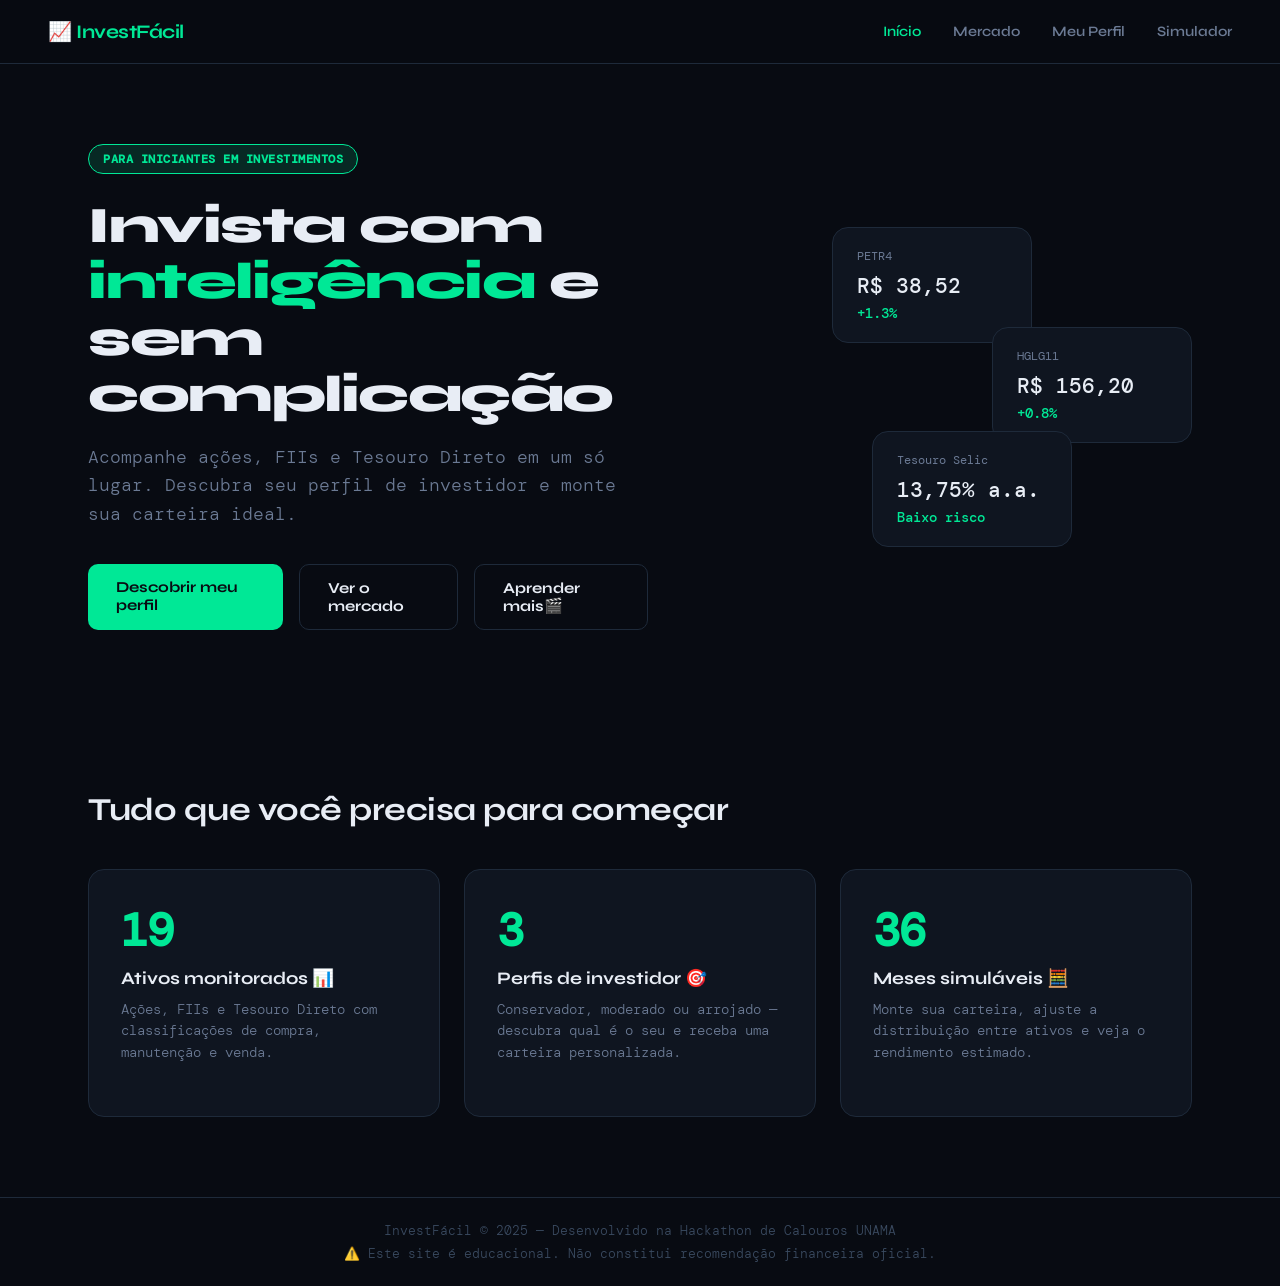
<file: frontend/index.html>
<!DOCTYPE html>
<html lang="pt-br">

<head>
    <meta charset="UTF-8">
    <meta name="viewport" content="width=device-width, initial-scale=1.0">
    <title>InvestFácil — Invista com Confiança</title>
    <link rel="preconnect" href="https://fonts.googleapis.com">
    <link
        href="https://fonts.googleapis.com/css2?family=Syne:wght@400;600;700;800&family=DM+Mono:wght@300;400;500&display=swap"
        rel="stylesheet">
    <link rel="stylesheet" href="css/style.css">
</head>

<body>

    <nav class="navbar">
        <a href="index.html" class="nav-logo">📈 InvestFácil</a>
        <div class="nav-links">
            <a href="index.html" class="active">Início</a>
            <a href="dashboard.html">Mercado</a>
            <a href="perfil.html">Meu Perfil</a>
            <a href="simulador.html">Simulador</a>
        </div>
    </nav>

    <section class="hero">
        <div class="hero-content">
            <span class="badge">Para iniciantes em investimentos</span>
            <h1>Invista com <span class="highlight">inteligência</span> e sem complicação</h1>
            <p>Acompanhe ações, FIIs e Tesouro Direto em um só lugar. Descubra seu perfil de investidor e monte sua
                carteira ideal.</p>
            <div class="hero-buttons">
                <a href="perfil.html" class="btn-primary">Descobrir meu perfil</a>
                <a href="dashboard.html" class="btn-secondary">Ver o mercado</a>
                <a href="https://www.youtube.com/watch?v=qpTVQ616wok" target="_blank" class="btn-secondary"> Aprender mais🎬
                    </a>
            </div>
        </div>
        <div class="hero-visual">
            <div class="card-float">
                <div class="card-float-label">PETR4</div>
                <div class="card-float-value">R$ 38,52</div>
                <div class="card-float-change positive">+1.3%</div>
            </div>
            <div class="card-float card-float-2">
                <div class="card-float-label">HGLG11</div>
                <div class="card-float-value">R$ 156,20</div>
                <div class="card-float-change positive">+0.8%</div>
            </div>
            <div class="card-float card-float-3">
                <div class="card-float-label">Tesouro Selic</div>
                <div class="card-float-value">13,75% a.a.</div>
                <div class="card-float-change positive">Baixo risco</div>
            </div>
        </div>
    </section>

    <section class="features">
        <h2>Tudo que você precisa para começar</h2>
        <div class="features-grid">
            <div class="feature-card">
                <div class="feature-stat">19</div>
                <h3>Ativos monitorados 📊</h3>
                <p>Ações, FIIs e Tesouro Direto com classificações de compra, manutenção e venda.</p>
            </div>
            <div class="feature-card">
                <div class="feature-stat">3</div>
                <h3>Perfis de investidor 🎯</h3>
                <p>Conservador, moderado ou arrojado — descubra qual é o seu e receba uma carteira personalizada.</p>
            </div>
            <div class="feature-card">
                <div class="feature-stat">36</div>
                <h3>Meses simuláveis 🧮</h3>
                <p>Monte sua carteira, ajuste a distribuição entre ativos e veja o rendimento estimado.</p>
            </div>
        </div>
    </section>

    <footer class="footer">
        <p>InvestFácil © 2025 — Desenvolvido na Hackathon de Calouros UNAMA</p>
        <p class="footer-disclaimer">⚠️ Este site é educacional. Não constitui recomendação financeira oficial.</p>
    </footer>

</body>

</html>
</file>
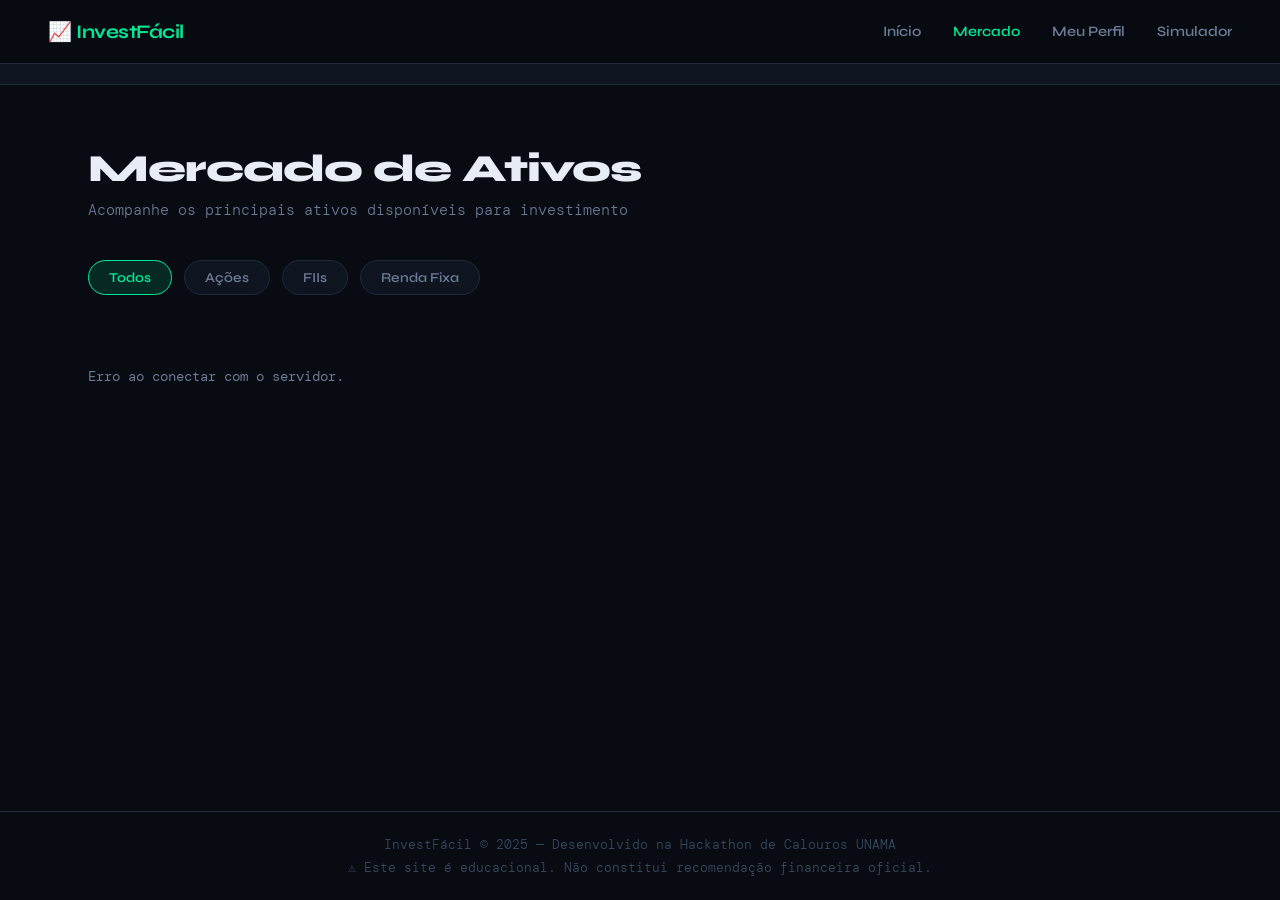
<file: frontend/dashboard.html>
<!DOCTYPE html>
<html lang="pt-br">

<head>
    <meta charset="UTF-8">
    <meta name="viewport" content="width=device-width, initial-scale=1.0">
    <title>InvestFácil — Mercado</title>
    <link rel="preconnect" href="https://fonts.googleapis.com">
    <link
        href="https://fonts.googleapis.com/css2?family=Syne:wght@400;600;700;800&family=DM+Mono:wght@300;400;500&display=swap"
        rel="stylesheet">
    <link rel="stylesheet" href="css/style.css">
</head>

<body>

    <nav class="navbar">
        <a href="index.html" class="nav-logo">📈 InvestFácil</a>
        <div class="nav-links">
            <a href="index.html">Início</a>
            <a href="dashboard.html" class="active">Mercado</a>
            <a href="perfil.html">Meu Perfil</a>
            <a href="simulador.html">Simulador</a>
        </div>
    </nav>
    <div class="indices-bar">
        <div id="indices-container" class="indices-container">
            Carregando índices...
        </div>
    </div>
    <main class="page-content">
        <div class="page-header">
            <h1>Mercado de Ativos</h1>
            <p>Acompanhe os principais ativos disponíveis para investimento</p>
        </div>

        <div class="filter-bar">
            <button class="filter-btn active" onclick="filtrar('todos')">Todos</button>
            <button class="filter-btn" onclick="filtrar('ação')">Ações</button>
            <button class="filter-btn" onclick="filtrar('FII')">FIIs</button>
            <button class="filter-btn" onclick="filtrar('renda_fixa')">Renda Fixa</button>
        </div>

        <div id="loading" class="loading-state">Carregando ativos...</div>
        <div id="lista-ativos" class="ativos-grid"></div>
    </main>

    <footer class="footer">
        <p>InvestFácil © 2025 — Desenvolvido na Hackathon de Calouros UNAMA</p>
        <p class="footer-disclaimer">⚠️ Este site é educacional. Não constitui recomendação financeira oficial.</p>
    </footer>

    <script src="js/dashboard.js"></script>
</body>

</html>
</file>
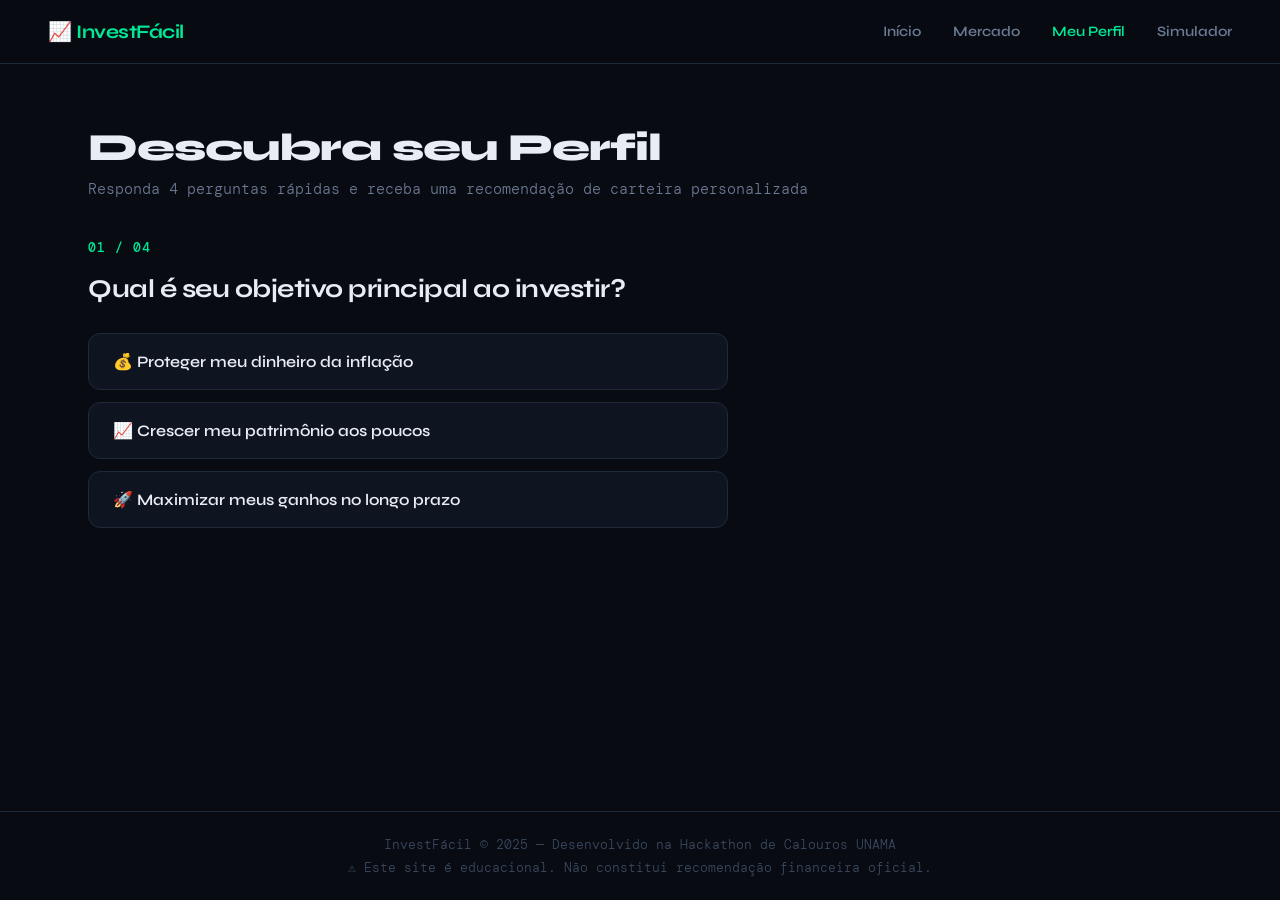
<file: frontend/perfil.html>
<!DOCTYPE html>
<html lang="pt-br">
<head>
    <meta charset="UTF-8">
    <meta name="viewport" content="width=device-width, initial-scale=1.0">
    <title>InvestFácil — Meu Perfil</title>
    <link rel="preconnect" href="https://fonts.googleapis.com">
    <link href="https://fonts.googleapis.com/css2?family=Syne:wght@400;600;700;800&family=DM+Mono:wght@300;400;500&display=swap" rel="stylesheet">
    <link rel="stylesheet" href="css/style.css">
</head>
<body>

    <nav class="navbar">
        <a href="index.html" class="nav-logo">📈 InvestFácil</a>
        <div class="nav-links">
            <a href="index.html">Início</a>
            <a href="dashboard.html">Mercado</a>
            <a href="perfil.html" class="active">Meu Perfil</a>
            <a href="simulador.html">Simulador</a>
        </div>
    </nav>

    <main class="page-content">
        <div class="page-header">
            <h1>Descubra seu Perfil</h1>
            <p>Responda 4 perguntas rápidas e receba uma recomendação de carteira personalizada</p>
        </div>

        <div id="questionario" class="questionario">

            <div class="pergunta" id="perg-1">
                <div class="pergunta-numero">01 / 04</div>
                <h2>Qual é seu objetivo principal ao investir?</h2>
                <div class="opcoes">
                    <button class="opcao-btn" onclick="responder(1, 'conservador')">💰 Proteger meu dinheiro da inflação</button>
                    <button class="opcao-btn" onclick="responder(1, 'moderado')">📈 Crescer meu patrimônio aos poucos</button>
                    <button class="opcao-btn" onclick="responder(1, 'arrojado')">🚀 Maximizar meus ganhos no longo prazo</button>
                </div>
            </div>

            <div class="pergunta hidden" id="perg-2">
                <div class="pergunta-numero">02 / 04</div>
                <h2>Se seus investimentos caíssem 20% em um mês, o que faria?</h2>
                <div class="opcoes">
                    <button class="opcao-btn" onclick="responder(2, 'conservador')">😨 Venderia tudo para parar de perder</button>
                    <button class="opcao-btn" onclick="responder(2, 'moderado')">😐 Esperaria a recuperação sem mexer</button>
                    <button class="opcao-btn" onclick="responder(2, 'arrojado')">😎 Aproveitaria para comprar mais barato</button>
                </div>
            </div>

            <div class="pergunta hidden" id="perg-3">
                <div class="pergunta-numero">03 / 04</div>
                <h2>Por quanto tempo você pretende deixar o dinheiro investido?</h2>
                <div class="opcoes">
                    <button class="opcao-btn" onclick="responder(3, 'conservador')">⏱️ Menos de 1 ano</button>
                    <button class="opcao-btn" onclick="responder(3, 'moderado')">📅 De 1 a 5 anos</button>
                    <button class="opcao-btn" onclick="responder(3, 'arrojado')">🏦 Mais de 5 anos</button>
                </div>
            </div>

            <div class="pergunta hidden" id="perg-4">
                <div class="pergunta-numero">04 / 04</div>
                <h2>Como você se descreveria em relação a investimentos?</h2>
                <div class="opcoes">
                    <button class="opcao-btn" onclick="responder(4, 'conservador')">🐣 Sou iniciante e prefiro segurança</button>
                    <button class="opcao-btn" onclick="responder(4, 'moderado')">📚 Já sei o básico e aceito algum risco</button>
                    <button class="opcao-btn" onclick="responder(4, 'arrojado')">🎯 Entendo bem e aceito alto risco</button>
                </div>
            </div>

        </div>

        <div id="resultado" class="resultado hidden"></div>
    </main>

    <footer class="footer">
        <p>InvestFácil © 2025 — Desenvolvido na Hackathon de Calouros UNAMA</p>
        <p class="footer-disclaimer">⚠️ Este site é educacional. Não constitui recomendação financeira oficial.</p>
    </footer>

    <script src="js/perfil.js"></script>
</body>
</html>
</file>
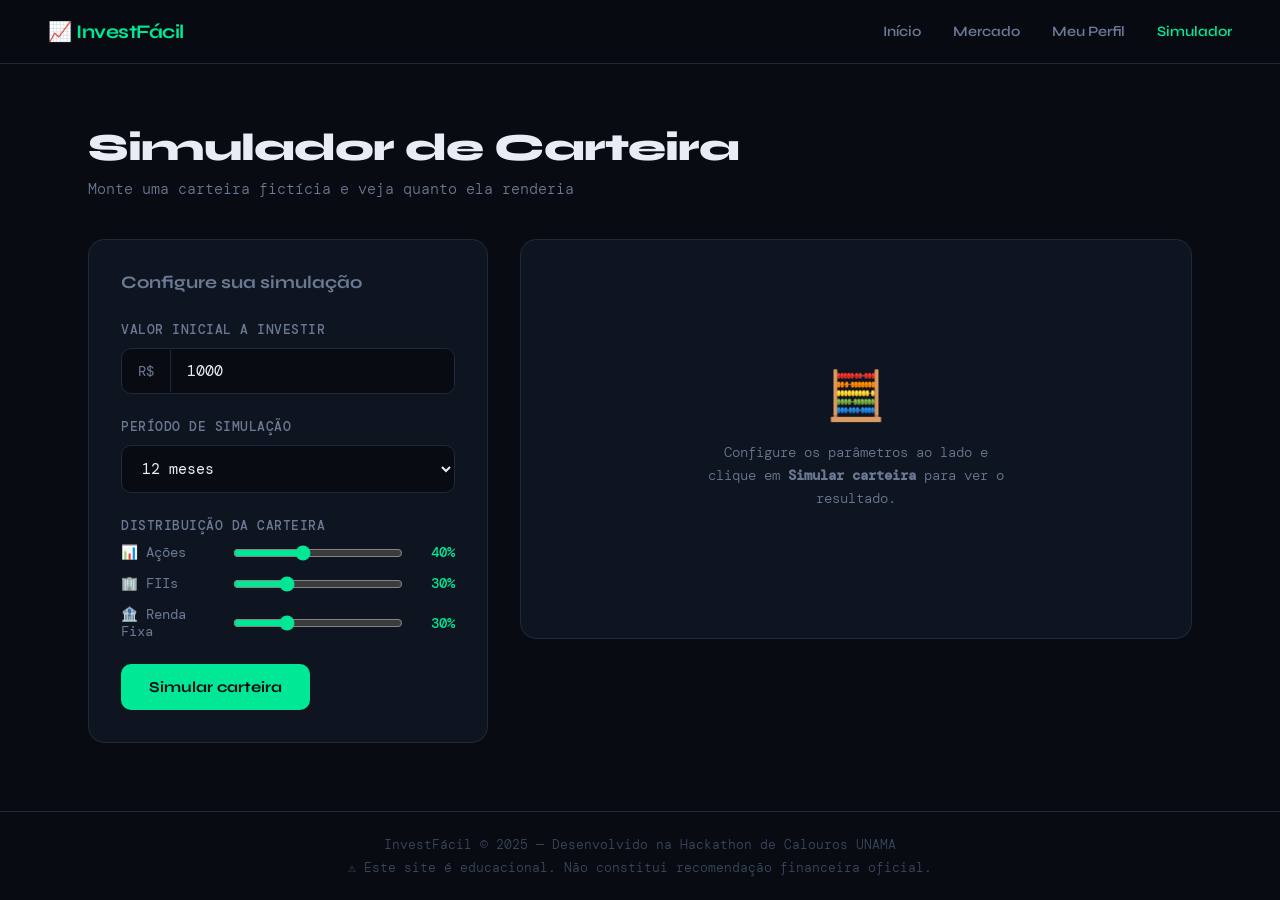
<file: frontend/simulador.html>
<!DOCTYPE html>
<html lang="pt-br">
<head>
    <meta charset="UTF-8">
    <meta name="viewport" content="width=device-width, initial-scale=1.0">
    <title>InvestFácil — Simulador</title>
    <link rel="preconnect" href="https://fonts.googleapis.com">
    <link href="https://fonts.googleapis.com/css2?family=Syne:wght@400;600;700;800&family=DM+Mono:wght@300;400;500&display=swap" rel="stylesheet">
    <link rel="stylesheet" href="css/style.css">
</head>
<body>

    <nav class="navbar">
        <a href="index.html" class="nav-logo">📈 InvestFácil</a>
        <div class="nav-links">
            <a href="index.html">Início</a>
            <a href="dashboard.html">Mercado</a>
            <a href="perfil.html">Meu Perfil</a>
            <a href="simulador.html" class="active">Simulador</a>
        </div>
    </nav>

    <main class="page-content">
        <div class="page-header">
            <h1>Simulador de Carteira</h1>
            <p>Monte uma carteira fictícia e veja quanto ela renderia</p>
        </div>

        <div class="simulador-layout">

            <div class="simulador-form">
                <h2>Configure sua simulação</h2>

                <div class="form-group">
                    <label>Valor inicial a investir</label>
                    <div class="input-prefix">
                        <span>R$</span>
                        <input type="number" id="valor-inicial" placeholder="1000" min="100" value="1000">
                    </div>
                </div>

                <div class="form-group">
                    <label>Período de simulação</label>
                    <select id="periodo">
                        <option value="6">6 meses</option>
                        <option value="12" selected>12 meses</option>
                        <option value="24">24 meses</option>
                        <option value="36">36 meses</option>
                    </select>
                </div>

                <div class="form-group">
                    <label>Distribuição da carteira</label>
                    <div class="distribuicao">
                        <div class="dist-item">
                            <span>📊 Ações</span>
                            <input type="range" id="range-acoes" min="0" max="100" value="40" oninput="atualizarDistribuicao()">
                            <span id="val-acoes">40%</span>
                        </div>
                        <div class="dist-item">
                            <span>🏢 FIIs</span>
                            <input type="range" id="range-fiis" min="0" max="100" value="30" oninput="atualizarDistribuicao()">
                            <span id="val-fiis">30%</span>
                        </div>
                        <div class="dist-item">
                            <span>🏦 Renda Fixa</span>
                            <input type="range" id="range-rf" min="0" max="100" value="30" oninput="atualizarDistribuicao()">
                            <span id="val-rf">30%</span>
                        </div>
                    </div>
                    <div id="aviso-total" class="aviso hidden">⚠️ A soma deve ser 100%</div>
                </div>

                <button class="btn-primary" onclick="simular()">Simular carteira</button>
            </div>

            <div class="simulador-resultado" id="simulador-resultado">
                <div class="resultado-placeholder">
                    <div class="placeholder-icon">🧮</div>
                    <p>Configure os parâmetros ao lado e clique em <strong>Simular carteira</strong> para ver o resultado.</p>
                </div>
            </div>

        </div>
    </main>

    <footer class="footer">
        <p>InvestFácil © 2025 — Desenvolvido na Hackathon de Calouros UNAMA</p>
        <p class="footer-disclaimer">⚠️ Este site é educacional. Não constitui recomendação financeira oficial.</p>
    </footer>

    <script src="js/simulador.js"></script>
</body>
</html>
</file>
<file: frontend/css/style.css>
:root {
    --bg: #080b12;
    --bg-card: #0f1520;
    --bg-card-hover: #141b2a;
    --border: #1e2a3a;
    --accent: #00e896;
    --accent-dim: #00e89622;
    --accent-dark: #00b872;
    --text: #e8edf5;
    --text-muted: #6b7a94;
    --text-dim: #3a4a60;
    --positive: #00e896;
    --negative: #ff4d6d;
    --warning: #f5a623;
    --font-display: 'Syne', sans-serif;
    --font-mono: 'DM Mono', monospace;
}

* {
    margin: 0;
    padding: 0;
    box-sizing: border-box;
}

body {
    font-family: var(--font-display);
    background-color: var(--bg);
    color: var(--text);
    min-height: 100vh;
    display: flex;
    flex-direction: column;
}

.navbar {
    display: flex;
    align-items: center;
    justify-content: space-between;
    padding: 20px 48px;
    border-bottom: 1px solid var(--border);
    position: sticky;
    top: 0;
    background: rgba(8, 11, 18, 0.92);
    backdrop-filter: blur(12px);
    z-index: 100;
}

.nav-logo {
    font-size: 1.2rem;
    font-weight: 700;
    color: var(--accent);
    letter-spacing: -0.5px;
}

.nav-links {
    display: flex;
    gap: 32px;
}

.nav-links a {
    text-decoration: none;
    color: var(--text-muted);
    font-size: 0.9rem;
    font-weight: 600;
    transition: color 0.2s;
}

.nav-links a:hover,
.nav-links a.active {
    color: var(--accent);
}

.hero {
    display: flex;
    align-items: center;
    justify-content: space-between;
    padding: 80px 48px;
    max-width: 1200px;
    margin: 0 auto;
    width: 100%;
    gap: 48px;
    flex: 1;
}

.hero-content {
    max-width: 560px;
}

.badge {
    display: inline-block;
    background: var(--accent-dim);
    color: var(--accent);
    font-size: 0.75rem;
    font-weight: 600;
    padding: 6px 14px;
    border-radius: 100px;
    border: 1px solid var(--accent);
    margin-bottom: 24px;
    font-family: var(--font-mono);
    letter-spacing: 0.5px;
    text-transform: uppercase;
}

.hero-content h1 {
    font-size: 3.2rem;
    font-weight: 800;
    line-height: 1.1;
    margin-bottom: 20px;
    letter-spacing: -1.5px;
}

.highlight {
    color: var(--accent);
}

.hero-content p {
    font-size: 1.1rem;
    color: var(--text-muted);
    line-height: 1.6;
    margin-bottom: 36px;
    font-family: var(--font-mono);
    font-weight: 300;
}

.hero-buttons {
    display: flex;
    gap: 16px;
}

.hero-visual {
    position: relative;
    width: 360px;
    height: 320px;
    flex-shrink: 0;
}

.card-float {
    position: absolute;
    background: var(--bg-card);
    border: 1px solid var(--border);
    border-radius: 16px;
    padding: 20px 24px;
    width: 200px;
    animation: float 3s ease-in-out infinite;
}

.card-float-2 {
    top: 100px;
    right: 0;
    animation-delay: 1s;
}

.card-float-3 {
    bottom: 0;
    left: 40px;
    animation-delay: 2s;
}

@keyframes float {

    0%,
    100% {
        transform: translateY(0px);
    }

    50% {
        transform: translateY(-10px);
    }
}

.card-float-label {
    font-family: var(--font-mono);
    font-size: 0.75rem;
    color: var(--text-muted);
    margin-bottom: 8px;
}

.card-float-value {
    font-family: var(--font-mono);
    font-size: 1.3rem;
    font-weight: 500;
    color: var(--text);
    margin-bottom: 6px;
}

.card-float-change {
    font-family: var(--font-mono);
    font-size: 0.85rem;
    font-weight: 500;
}

.features {
    padding: 80px 48px;
    max-width: 1200px;
    margin: 0 auto;
    width: 100%;
}

.features h2 {
    font-size: 2rem;
    font-weight: 700;
    margin-bottom: 40px;
    letter-spacing: -0.5px;
}

.features-grid {
    display: grid;
    grid-template-columns: repeat(3, 1fr);
    gap: 24px;
}

.feature-card {
    background: var(--bg-card);
    border: 1px solid var(--border);
    border-radius: 16px;
    padding: 32px;
    transition: border-color 0.2s, background 0.2s;
}

.feature-card:hover {
    border-color: var(--accent);
    background: var(--bg-card-hover);
}

.feature-icon {
    font-size: 2rem;
    margin-bottom: 16px;
}

.feature-card h3 {
    font-size: 1.1rem;
    font-weight: 700;
    margin-bottom: 10px;
}

.feature-card p {
    font-family: var(--font-mono);
    font-size: 0.85rem;
    color: var(--text-muted);
    line-height: 1.6;
    font-weight: 300;
    margin-bottom: 20px;
}

.feature-link {
    color: var(--accent);
    text-decoration: none;
    font-size: 0.9rem;
    font-weight: 600;
}

.btn-primary {
    display: inline-block;
    background: var(--accent);
    color: var(--bg);
    padding: 14px 28px;
    border-radius: 10px;
    text-decoration: none;
    font-weight: 700;
    font-size: 0.95rem;
    border: none;
    cursor: pointer;
    transition: background 0.2s, transform 0.1s;
    font-family: var(--font-display);
}

.btn-primary:hover {
    background: var(--accent-dark);
    transform: translateY(-1px);
}

.btn-secondary {
    display: inline-block;
    background: transparent;
    color: var(--text);
    padding: 14px 28px;
    border-radius: 10px;
    text-decoration: none;
    font-weight: 700;
    font-size: 0.95rem;
    border: 1px solid var(--border);
    cursor: pointer;
    transition: border-color 0.2s;
    font-family: var(--font-display);
}

.btn-secondary:hover {
    border-color: var(--accent);
    color: var(--accent);
}

.page-content {
    max-width: 1200px;
    margin: 0 auto;
    padding: 60px 48px;
    width: 100%;
    flex: 1;
}

.page-header {
    margin-bottom: 40px;
}

.page-header h1 {
    font-size: 2.4rem;
    font-weight: 800;
    letter-spacing: -1px;
    margin-bottom: 8px;
}

.page-header p {
    font-family: var(--font-mono);
    color: var(--text-muted);
    font-size: 0.95rem;
    font-weight: 300;
}

.filter-bar {
    display: flex;
    gap: 12px;
    margin-bottom: 32px;
}

.filter-btn {
    background: var(--bg-card);
    border: 1px solid var(--border);
    color: var(--text-muted);
    padding: 8px 20px;
    border-radius: 100px;
    font-family: var(--font-display);
    font-size: 0.85rem;
    font-weight: 600;
    cursor: pointer;
    transition: all 0.2s;
}

.filter-btn:hover,
.filter-btn.active {
    background: var(--accent-dim);
    border-color: var(--accent);
    color: var(--accent);
}

.ativos-grid {
    display: grid;
    grid-template-columns: repeat(3, 1fr);
    gap: 20px;
}

.ativo-card {
    background: var(--bg-card);
    border: 1px solid var(--border);
    border-radius: 16px;
    padding: 24px;
    transition: border-color 0.2s, transform 0.2s;
}

.ativo-card:hover {
    border-color: var(--accent);
    transform: translateY(-2px);
}

.ativo-header {
    display: flex;
    justify-content: space-between;
    align-items: center;
    margin-bottom: 16px;
}

.ativo-nome {
    font-family: var(--font-mono);
    font-size: 1.1rem;
    font-weight: 500;
    color: var(--accent);
}

.ativo-tipo {
    font-family: var(--font-mono);
    font-size: 0.7rem;
    color: var(--text-muted);
    background: var(--bg);
    padding: 4px 10px;
    border-radius: 100px;
    border: 1px solid var(--border);
    text-transform: uppercase;
}

.ativo-preco {
    font-family: var(--font-mono);
    font-size: 1.6rem;
    font-weight: 500;
    margin-bottom: 8px;
}

.ativo-variacao {
    font-family: var(--font-mono);
    font-size: 0.9rem;
    font-weight: 500;
}

.ativo-desc {
    font-family: var(--font-mono);
    font-size: 0.8rem;
    color: var(--text-muted);
    margin-top: 12px;
    padding-top: 12px;
    border-top: 1px solid var(--border);
    font-weight: 300;
    line-height: 1.5;
}

.loading-state {
    font-family: var(--font-mono);
    color: var(--text-muted);
    font-size: 0.9rem;
    padding: 40px 0;
}

.questionario {
    max-width: 640px;
}

.pergunta {
    animation: fadeIn 0.4s ease;
}

.pergunta-numero {
    font-family: var(--font-mono);
    font-size: 0.8rem;
    color: var(--accent);
    font-weight: 500;
    margin-bottom: 16px;
    letter-spacing: 1px;
}

.pergunta h2 {
    font-size: 1.6rem;
    font-weight: 700;
    margin-bottom: 28px;
    letter-spacing: -0.5px;
    line-height: 1.3;
}

.opcoes {
    display: flex;
    flex-direction: column;
    gap: 12px;
}

.opcao-btn {
    background: var(--bg-card);
    border: 1px solid var(--border);
    color: var(--text);
    padding: 18px 24px;
    border-radius: 12px;
    text-align: left;
    font-family: var(--font-display);
    font-size: 1rem;
    font-weight: 600;
    cursor: pointer;
    transition: all 0.2s;
}

.opcao-btn:hover {
    border-color: var(--accent);
    background: var(--accent-dim);
    color: var(--accent);
}

.resultado {
    max-width: 640px;
    animation: fadeIn 0.5s ease;
}

.resultado-titulo {
    font-family: var(--font-mono);
    font-size: 0.8rem;
    color: var(--accent);
    letter-spacing: 1px;
    text-transform: uppercase;
    margin-bottom: 8px;
}

.resultado h2 {
    font-size: 2rem;
    font-weight: 800;
    margin-bottom: 12px;
    letter-spacing: -0.5px;
}

.resultado-desc {
    font-family: var(--font-mono);
    color: var(--text-muted);
    font-size: 0.9rem;
    line-height: 1.6;
    font-weight: 300;
    margin-bottom: 32px;
}

.carteira-recomendada {
    background: var(--bg-card);
    border: 1px solid var(--border);
    border-radius: 16px;
    padding: 28px;
    margin-bottom: 24px;
}

.carteira-recomendada h3 {
    font-size: 1rem;
    font-weight: 700;
    margin-bottom: 20px;
    color: var(--text-muted);
}

.carteira-item {
    display: flex;
    justify-content: space-between;
    align-items: center;
    padding: 12px 0;
    border-bottom: 1px solid var(--border);
}

.carteira-item:last-child {
    border-bottom: none;
}

.carteira-item-nome {
    font-family: var(--font-mono);
    font-size: 0.9rem;
}

.carteira-item-pct {
    font-family: var(--font-mono);
    font-size: 1rem;
    font-weight: 500;
    color: var(--accent);
}

.btn-refazer {
    background: transparent;
    border: 1px solid var(--border);
    color: var(--text-muted);
    padding: 12px 24px;
    border-radius: 10px;
    font-family: var(--font-display);
    font-size: 0.9rem;
    font-weight: 600;
    cursor: pointer;
    transition: all 0.2s;
    margin-top: 8px;
}

.btn-refazer:hover {
    border-color: var(--accent);
    color: var(--accent);
}

.simulador-layout {
    display: grid;
    grid-template-columns: 400px 1fr;
    gap: 32px;
    align-items: start;
}

.simulador-form {
    background: var(--bg-card);
    border: 1px solid var(--border);
    border-radius: 16px;
    padding: 32px;
}

.simulador-form h2 {
    font-size: 1.1rem;
    font-weight: 700;
    margin-bottom: 28px;
    color: var(--text-muted);
}

.form-group {
    margin-bottom: 24px;
}

.form-group label {
    display: block;
    font-family: var(--font-mono);
    font-size: 0.8rem;
    color: var(--text-muted);
    font-weight: 500;
    margin-bottom: 10px;
    text-transform: uppercase;
    letter-spacing: 0.5px;
}

.input-prefix {
    display: flex;
    align-items: center;
    background: var(--bg);
    border: 1px solid var(--border);
    border-radius: 10px;
    overflow: hidden;
}

.input-prefix span {
    padding: 12px 16px;
    font-family: var(--font-mono);
    font-size: 0.9rem;
    color: var(--text-muted);
    border-right: 1px solid var(--border);
}

.input-prefix input,
.simulador-form select {
    width: 100%;
    background: var(--bg);
    border: 1px solid var(--border);
    border-radius: 10px;
    color: var(--text);
    padding: 12px 16px;
    font-family: var(--font-mono);
    font-size: 0.95rem;
    outline: none;
    transition: border-color 0.2s;
}

.input-prefix input {
    border: none;
    border-radius: 0;
    flex: 1;
}

.input-prefix input:focus,
.simulador-form select:focus {
    border-color: var(--accent);
}

.distribuicao {
    display: flex;
    flex-direction: column;
    gap: 14px;
}

.dist-item {
    display: flex;
    align-items: center;
    gap: 12px;
    font-family: var(--font-mono);
    font-size: 0.85rem;
}

.dist-item span:first-child {
    width: 100px;
    color: var(--text-muted);
}

.dist-item input[type="range"] {
    flex: 1;
    accent-color: var(--accent);
    background: transparent;
    border: none;
    padding: 0;
}

.dist-item span:last-child {
    width: 40px;
    text-align: right;
    color: var(--accent);
    font-weight: 500;
}

.aviso {
    font-family: var(--font-mono);
    font-size: 0.8rem;
    color: var(--negative);
    margin-top: 8px;
}

.simulador-resultado {
    background: var(--bg-card);
    border: 1px solid var(--border);
    border-radius: 16px;
    padding: 32px;
    min-height: 400px;
    display: flex;
    align-items: center;
    justify-content: center;
}

.resultado-placeholder {
    text-align: center;
    color: var(--text-muted);
}

.placeholder-icon {
    font-size: 3rem;
    margin-bottom: 16px;
}

.resultado-placeholder p {
    font-family: var(--font-mono);
    font-size: 0.9rem;
    line-height: 1.6;
    font-weight: 300;
    max-width: 300px;
}

.simulacao-resultado {
    width: 100%;
    animation: fadeIn 0.4s ease;
}

.simulacao-resultado h2 {
    font-size: 1rem;
    font-weight: 700;
    color: var(--text-muted);
    margin-bottom: 24px;
}

.resultado-numeros {
    display: grid;
    grid-template-columns: 1fr 1fr;
    gap: 16px;
    margin-bottom: 28px;
}

.num-card {
    background: var(--bg);
    border: 1px solid var(--border);
    border-radius: 12px;
    padding: 20px;
}

.num-card-label {
    font-family: var(--font-mono);
    font-size: 0.75rem;
    color: var(--text-muted);
    margin-bottom: 8px;
    text-transform: uppercase;
    letter-spacing: 0.5px;
}

.num-card-value {
    font-family: var(--font-mono);
    font-size: 1.4rem;
    font-weight: 500;
}

.breakdown-title {
    font-family: var(--font-mono);
    font-size: 0.8rem;
    color: var(--text-muted);
    text-transform: uppercase;
    letter-spacing: 0.5px;
    margin-bottom: 14px;
}

.breakdown-item {
    display: flex;
    justify-content: space-between;
    padding: 10px 0;
    border-bottom: 1px solid var(--border);
    font-family: var(--font-mono);
    font-size: 0.9rem;
}

.breakdown-item:last-child {
    border-bottom: none;
}

.breakdown-item span:last-child {
    color: var(--accent);
    font-weight: 500;
}

.positive {
    color: var(--positive);
}

.negative {
    color: var(--negative);
}

.hidden {
    display: none !important;
}

@keyframes fadeIn {
    from {
        opacity: 0;
        transform: translateY(12px);
    }

    to {
        opacity: 1;
        transform: translateY(0);
    }
}

a.nav-logo {
    text-decoration: none;
}

.ativo-meta {
    display: flex;
    align-items: center;
    gap: 8px;
    margin-top: 8px;
    margin-bottom: 4px;
}

.ativo-dy {
    font-family: var(--font-mono);
    font-size: 0.75rem;
    color: var(--accent);
    background: var(--accent-dim);
    padding: 3px 8px;
    border-radius: 100px;
}

.ativo-badge {
    font-family: var(--font-mono);
    font-size: 0.7rem;
    font-weight: 600;
    padding: 3px 8px;
    border-radius: 100px;
    text-transform: uppercase;
    letter-spacing: 0.5px;
}

.badge-comprar {
    background: rgba(0, 232, 150, 0.15);
    color: #00e896;
    border: 1px solid #00e896;
}

.badge-manter {
    background: rgba(245, 166, 35, 0.15);
    color: #f5a623;
    border: 1px solid #f5a623;
}

.badge-vender {
    background: rgba(255, 77, 109, 0.15);
    color: #ff4d6d;
    border: 1px solid #ff4d6d;
}

.feature-stat {
    font-family: var(--font-mono);
    font-size: 2.8rem;
    font-weight: 700;
    color: var(--accent);
    margin-bottom: 8px;
    letter-spacing: -1px;
}

.indices-bar {
    background: var(--bg-card);
    border-bottom: 1px solid var(--border);
    padding: 10px 48px;
    overflow-x: auto;
}

.indices-container {
    display: flex;
    gap: 32px;
    font-family: var(--font-mono);
    font-size: 0.8rem;
    color: var(--text-muted);
    white-space: nowrap;
}

.indice-item {
    display: flex;
    align-items: center;
    gap: 10px;
}

.indice-codigo {
    font-weight: 500;
    color: var(--text);
}

.indice-valor {
    color: var(--text);
}

.indice-variacao {
    font-weight: 500;
}

.footer {
    border-top: 1px solid var(--border);
    padding: 24px 48px;
    text-align: center;
}

.footer p {
    font-family: var(--font-mono);
    font-size: 0.8rem;
    color: var(--text-dim);
    font-weight: 300;
}

.footer-disclaimer {
    margin-top: 6px;
    color: var(--text-dim);
}
</file>
